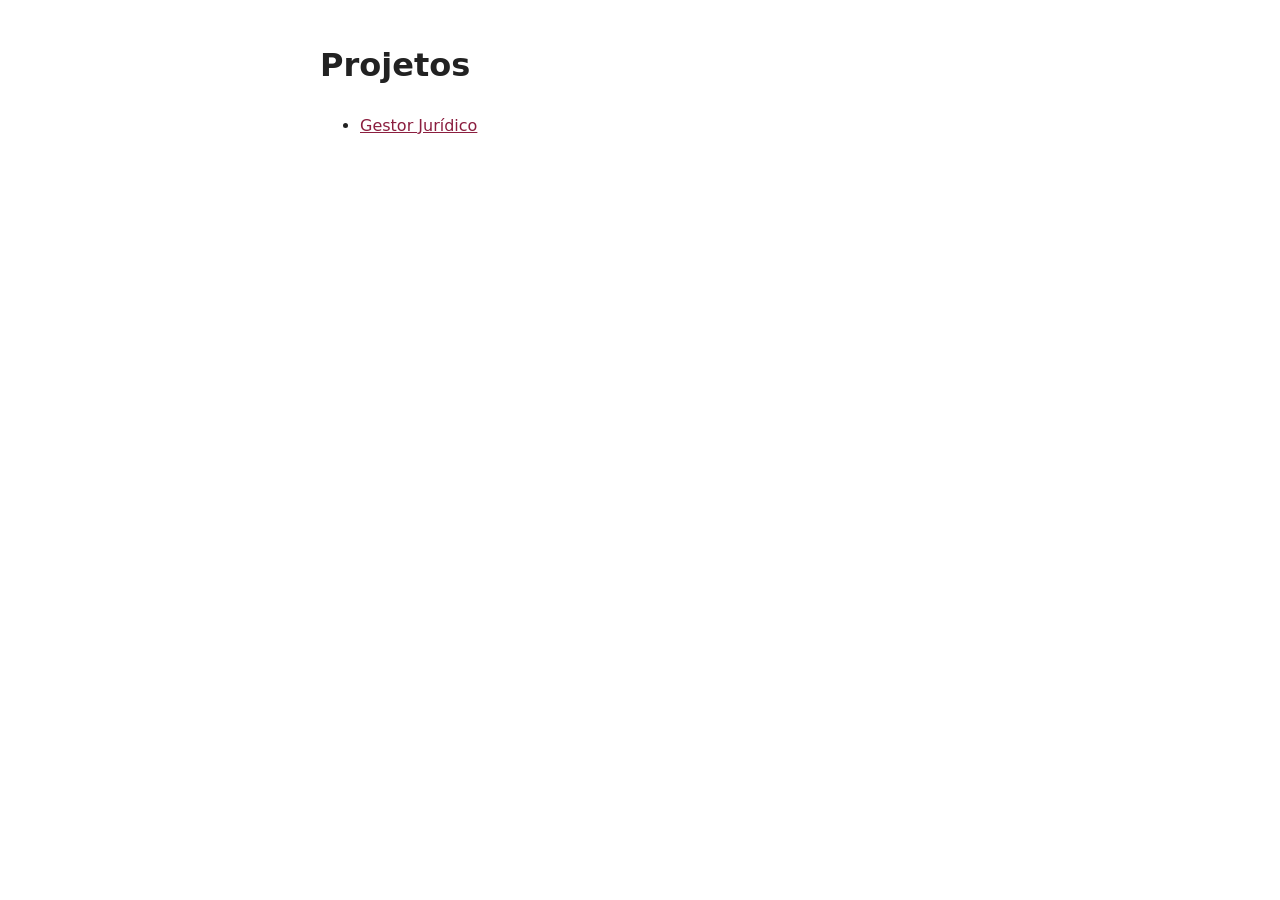
<file: index.html>
<!doctype html>
<html lang="pt-BR"><head><meta charset="utf-8"><meta name="viewport" content="width=device-width,initial-scale=1">
<title>Projetos</title><style>body{font:16px/1.6 system-ui,sans-serif;max-width:640px;margin:40px auto;padding:0 16px;background:#fff;color:#222}a{color:#8b1e3f}</style></head><body>
<h1>Projetos</h1><ul><li><a href="gestor-juridico/">Gestor Jurídico</a></li></ul>
</body></html>
</file>
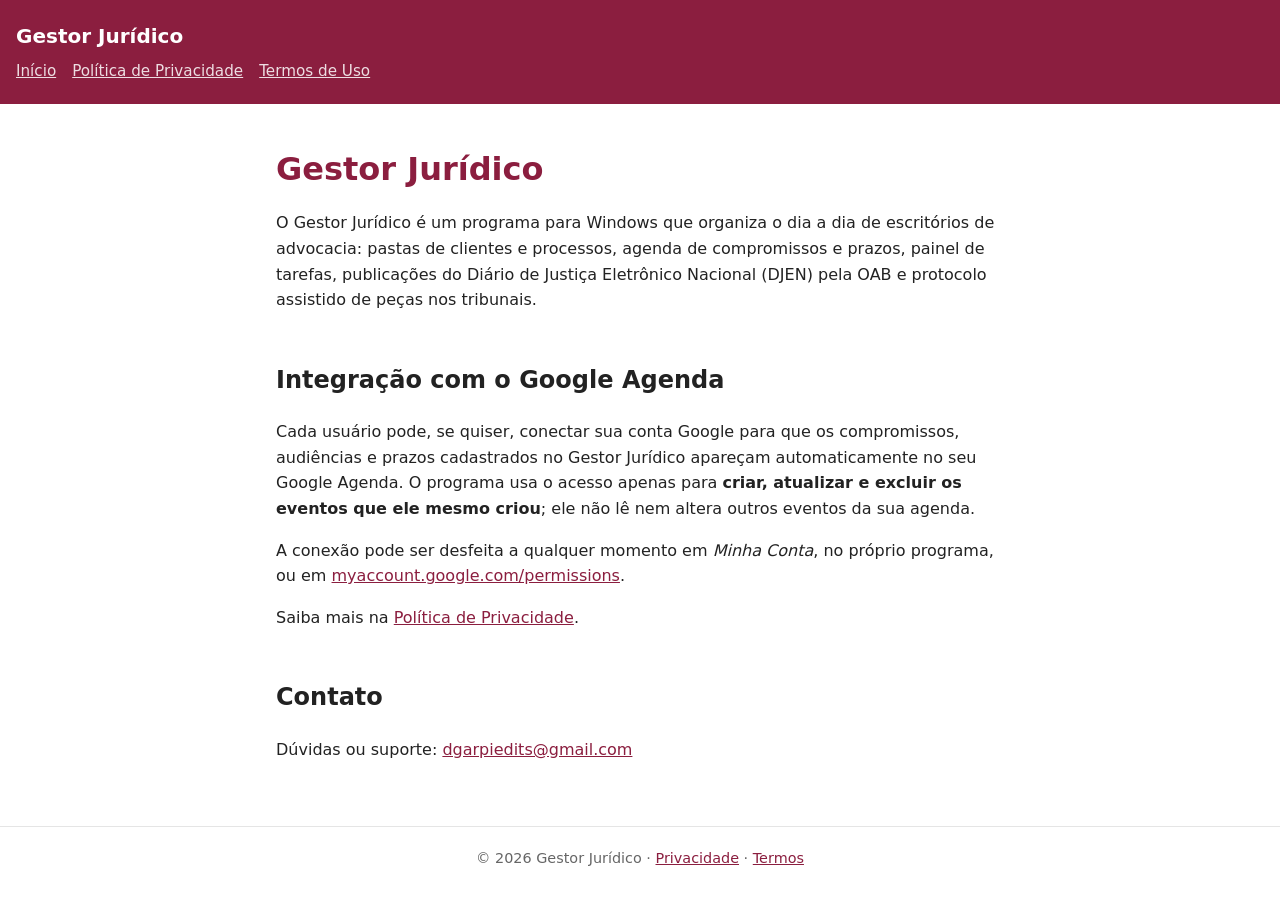
<file: gestor-juridico/index.html>
<!doctype html>
<html lang="pt-BR"><head><meta charset="utf-8"><meta name="viewport" content="width=device-width,initial-scale=1">
<title>Gestor Jurídico</title><meta name="description" content="Software para escritórios de advocacia: agenda, prazos, processos e publicações.">
<link rel="stylesheet" href="estilo.css"></head><body>
<header><a href="./">Gestor Jurídico</a><nav><a href="./">Início</a><a href="privacidade.html">Política de Privacidade</a><a href="termos.html">Termos de Uso</a></nav></header>
<main>
<h1>Gestor Jurídico</h1>
<p>O Gestor Jurídico é um programa para Windows que organiza o dia a dia de escritórios de advocacia: pastas de clientes e processos, agenda de compromissos e prazos, painel de tarefas, publicações do Diário de Justiça Eletrônico Nacional (DJEN) pela OAB e protocolo assistido de peças nos tribunais.</p>
<h2>Integração com o Google Agenda</h2>
<p>Cada usuário pode, se quiser, conectar sua conta Google para que os compromissos, audiências e prazos cadastrados no Gestor Jurídico apareçam automaticamente no seu Google Agenda. O programa usa o acesso apenas para <strong>criar, atualizar e excluir os eventos que ele mesmo criou</strong>; ele não lê nem altera outros eventos da sua agenda.</p>
<p>A conexão pode ser desfeita a qualquer momento em <em>Minha Conta</em>, no próprio programa, ou em <a href="https://myaccount.google.com/permissions">myaccount.google.com/permissions</a>.</p>
<p>Saiba mais na <a href="privacidade.html">Política de Privacidade</a>.</p>
<h2>Contato</h2>
<p>Dúvidas ou suporte: <a href="mailto:dgarpiedits@gmail.com">dgarpiedits@gmail.com</a></p>
</main>
<footer>© 2026 Gestor Jurídico · <a href="privacidade.html">Privacidade</a> · <a href="termos.html">Termos</a></footer>
</body></html>
</file>
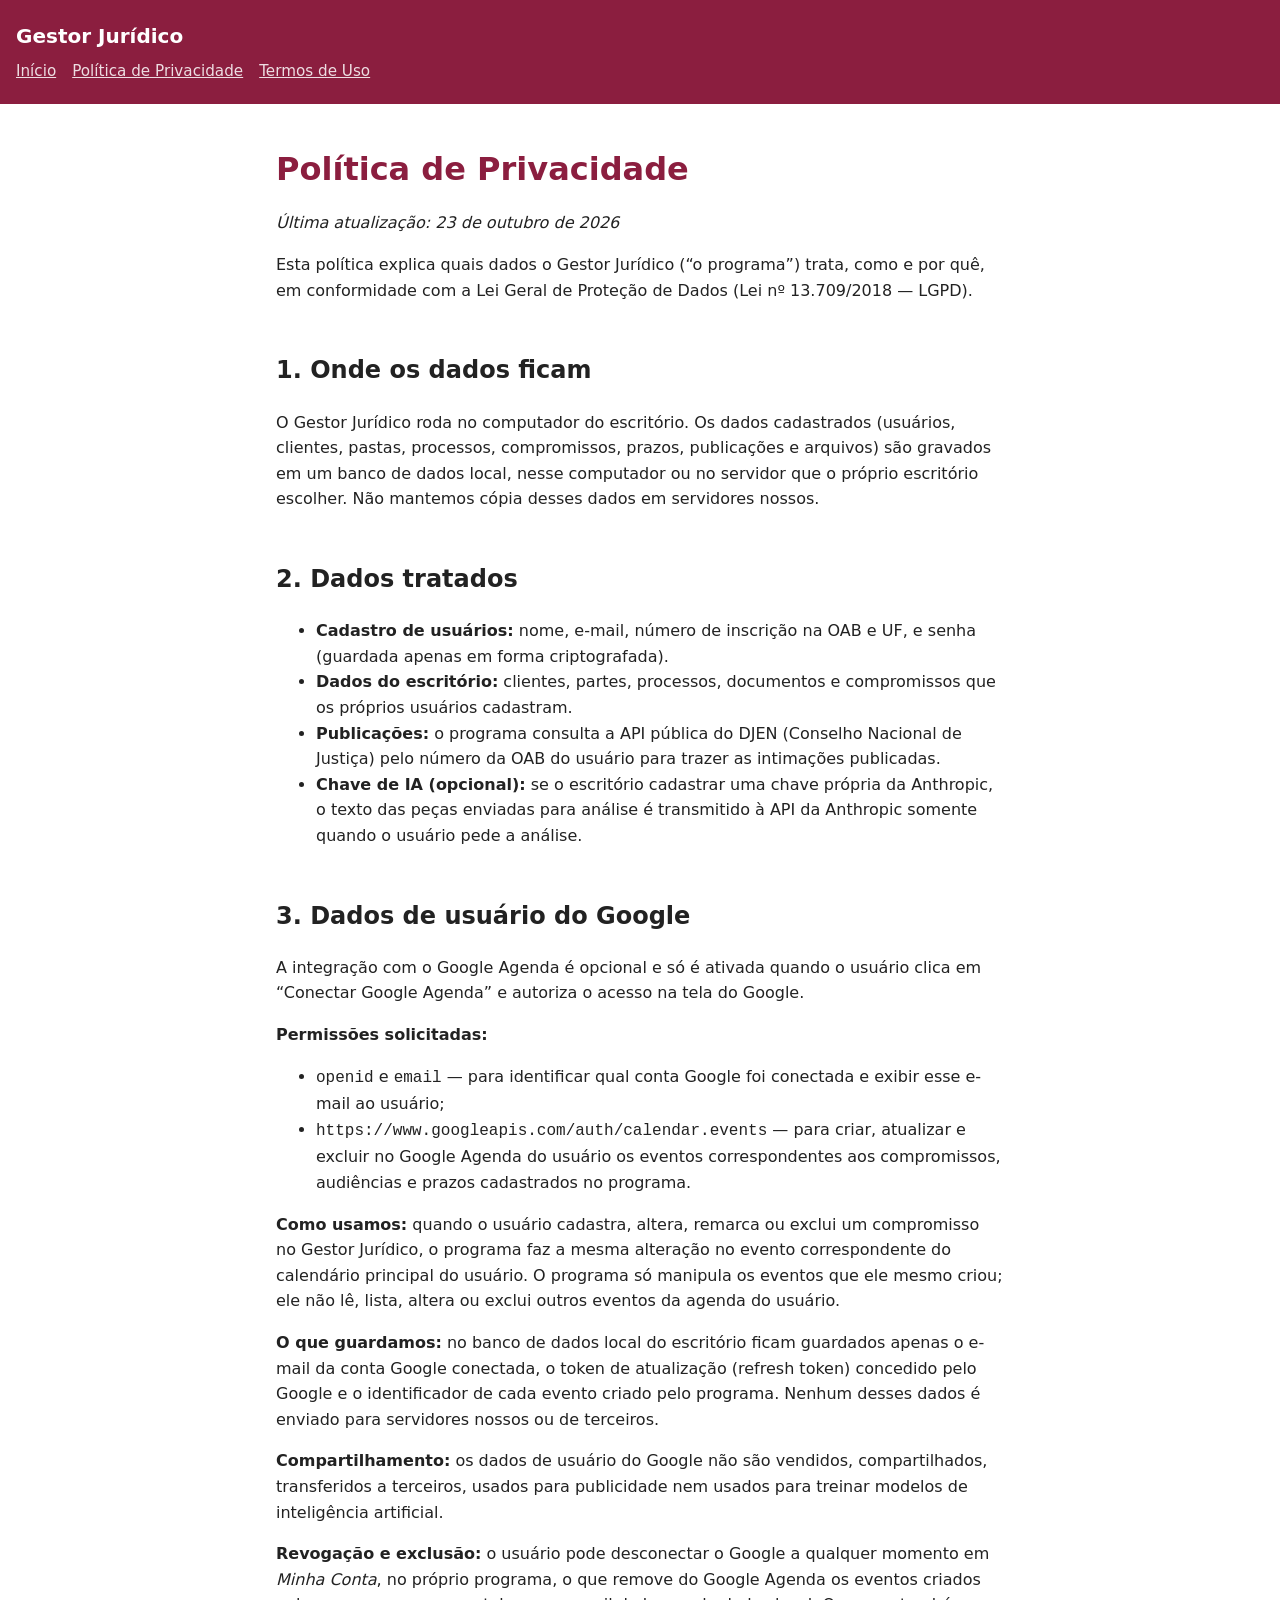
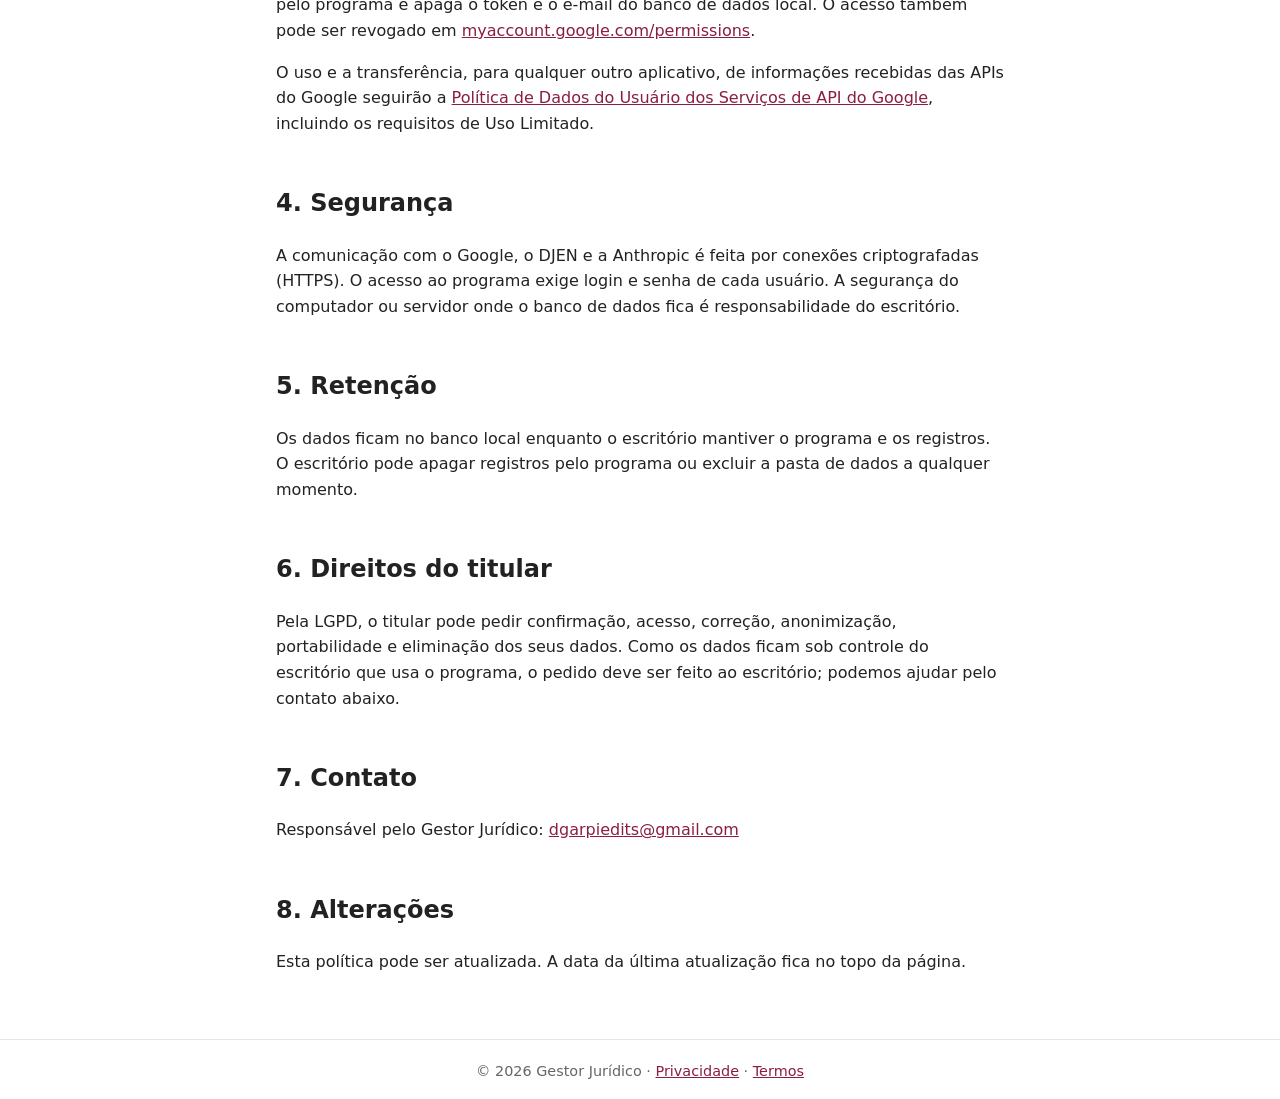
<file: gestor-juridico/privacidade.html>
<!doctype html>
<html lang="pt-BR"><head><meta charset="utf-8"><meta name="viewport" content="width=device-width,initial-scale=1">
<title>Política de Privacidade — Gestor Jurídico</title><link rel="stylesheet" href="estilo.css"></head><body>
<header><a href="./">Gestor Jurídico</a><nav><a href="./">Início</a><a href="privacidade.html">Política de Privacidade</a><a href="termos.html">Termos de Uso</a></nav></header>
<main>
<h1>Política de Privacidade</h1>
<p><em>Última atualização: 23 de outubro de 2026</em></p>
<p>Esta política explica quais dados o Gestor Jurídico (“o programa”) trata, como e por quê, em conformidade com a Lei Geral de Proteção de Dados (Lei nº 13.709/2018 — LGPD).</p>

<h2>1. Onde os dados ficam</h2>
<p>O Gestor Jurídico roda no computador do escritório. Os dados cadastrados (usuários, clientes, pastas, processos, compromissos, prazos, publicações e arquivos) são gravados em um banco de dados local, nesse computador ou no servidor que o próprio escritório escolher. Não mantemos cópia desses dados em servidores nossos.</p>

<h2>2. Dados tratados</h2>
<ul>
<li><strong>Cadastro de usuários:</strong> nome, e-mail, número de inscrição na OAB e UF, e senha (guardada apenas em forma criptografada).</li>
<li><strong>Dados do escritório:</strong> clientes, partes, processos, documentos e compromissos que os próprios usuários cadastram.</li>
<li><strong>Publicações:</strong> o programa consulta a API pública do DJEN (Conselho Nacional de Justiça) pelo número da OAB do usuário para trazer as intimações publicadas.</li>
<li><strong>Chave de IA (opcional):</strong> se o escritório cadastrar uma chave própria da Anthropic, o texto das peças enviadas para análise é transmitido à API da Anthropic somente quando o usuário pede a análise.</li>
</ul>

<h2>3. Dados de usuário do Google</h2>
<p>A integração com o Google Agenda é opcional e só é ativada quando o usuário clica em “Conectar Google Agenda” e autoriza o acesso na tela do Google.</p>
<p><strong>Permissões solicitadas:</strong></p>
<ul>
<li><code>openid</code> e <code>email</code> — para identificar qual conta Google foi conectada e exibir esse e-mail ao usuário;</li>
<li><code>https://www.googleapis.com/auth/calendar.events</code> — para criar, atualizar e excluir no Google Agenda do usuário os eventos correspondentes aos compromissos, audiências e prazos cadastrados no programa.</li>
</ul>
<p><strong>Como usamos:</strong> quando o usuário cadastra, altera, remarca ou exclui um compromisso no Gestor Jurídico, o programa faz a mesma alteração no evento correspondente do calendário principal do usuário. O programa só manipula os eventos que ele mesmo criou; ele não lê, lista, altera ou exclui outros eventos da agenda do usuário.</p>
<p><strong>O que guardamos:</strong> no banco de dados local do escritório ficam guardados apenas o e-mail da conta Google conectada, o token de atualização (refresh token) concedido pelo Google e o identificador de cada evento criado pelo programa. Nenhum desses dados é enviado para servidores nossos ou de terceiros.</p>
<p><strong>Compartilhamento:</strong> os dados de usuário do Google não são vendidos, compartilhados, transferidos a terceiros, usados para publicidade nem usados para treinar modelos de inteligência artificial.</p>
<p><strong>Revogação e exclusão:</strong> o usuário pode desconectar o Google a qualquer momento em <em>Minha Conta</em>, no próprio programa, o que remove do Google Agenda os eventos criados pelo programa e apaga o token e o e-mail do banco de dados local. O acesso também pode ser revogado em <a href="https://myaccount.google.com/permissions">myaccount.google.com/permissions</a>.</p>
<p>O uso e a transferência, para qualquer outro aplicativo, de informações recebidas das APIs do Google seguirão a <a href="https://developers.google.com/terms/api-services-user-data-policy">Política de Dados do Usuário dos Serviços de API do Google</a>, incluindo os requisitos de Uso Limitado.</p>

<h2>4. Segurança</h2>
<p>A comunicação com o Google, o DJEN e a Anthropic é feita por conexões criptografadas (HTTPS). O acesso ao programa exige login e senha de cada usuário. A segurança do computador ou servidor onde o banco de dados fica é responsabilidade do escritório.</p>

<h2>5. Retenção</h2>
<p>Os dados ficam no banco local enquanto o escritório mantiver o programa e os registros. O escritório pode apagar registros pelo programa ou excluir a pasta de dados a qualquer momento.</p>

<h2>6. Direitos do titular</h2>
<p>Pela LGPD, o titular pode pedir confirmação, acesso, correção, anonimização, portabilidade e eliminação dos seus dados. Como os dados ficam sob controle do escritório que usa o programa, o pedido deve ser feito ao escritório; podemos ajudar pelo contato abaixo.</p>

<h2>7. Contato</h2>
<p>Responsável pelo Gestor Jurídico: <a href="mailto:dgarpiedits@gmail.com">dgarpiedits@gmail.com</a></p>

<h2>8. Alterações</h2>
<p>Esta política pode ser atualizada. A data da última atualização fica no topo da página.</p>
</main>
<footer>© 2026 Gestor Jurídico · <a href="privacidade.html">Privacidade</a> · <a href="termos.html">Termos</a></footer>
</body></html>
</file>
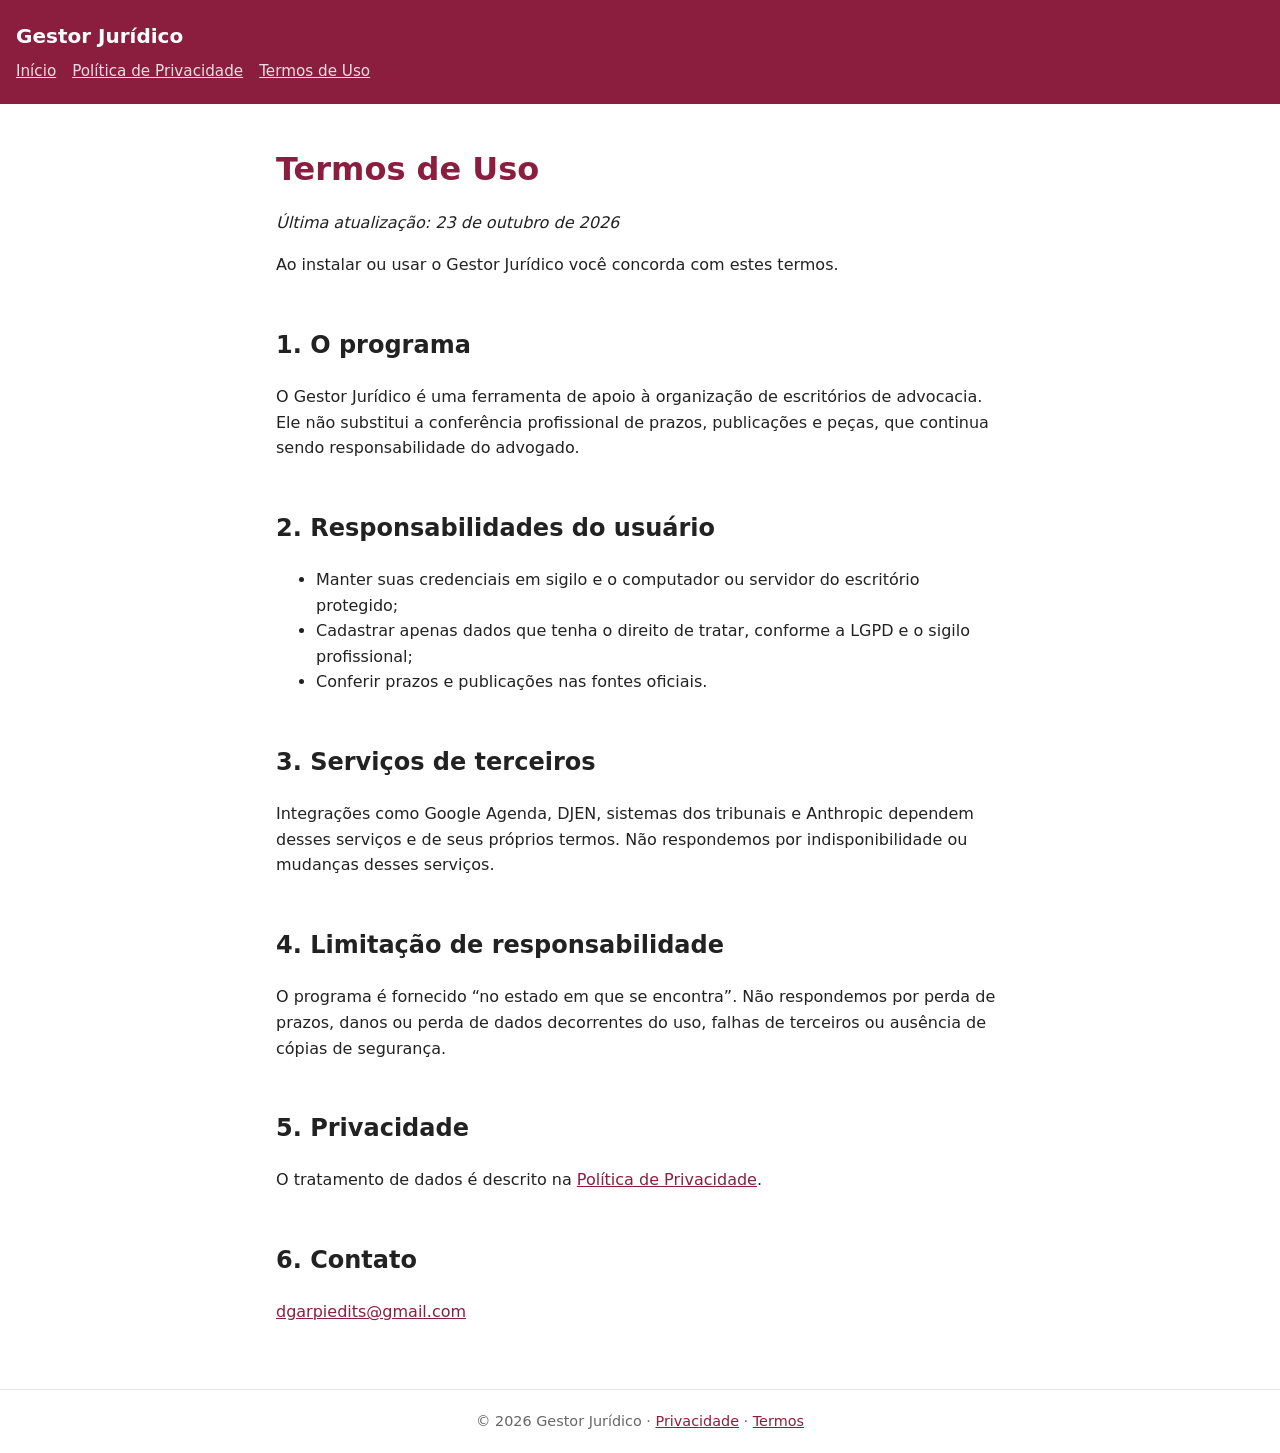
<file: gestor-juridico/termos.html>
<!doctype html>
<html lang="pt-BR"><head><meta charset="utf-8"><meta name="viewport" content="width=device-width,initial-scale=1">
<title>Termos de Uso — Gestor Jurídico</title><link rel="stylesheet" href="estilo.css"></head><body>
<header><a href="./">Gestor Jurídico</a><nav><a href="./">Início</a><a href="privacidade.html">Política de Privacidade</a><a href="termos.html">Termos de Uso</a></nav></header>
<main>
<h1>Termos de Uso</h1>
<p><em>Última atualização: 23 de outubro de 2026</em></p>
<p>Ao instalar ou usar o Gestor Jurídico você concorda com estes termos.</p>
<h2>1. O programa</h2>
<p>O Gestor Jurídico é uma ferramenta de apoio à organização de escritórios de advocacia. Ele não substitui a conferência profissional de prazos, publicações e peças, que continua sendo responsabilidade do advogado.</p>
<h2>2. Responsabilidades do usuário</h2>
<ul>
<li>Manter suas credenciais em sigilo e o computador ou servidor do escritório protegido;</li>
<li>Cadastrar apenas dados que tenha o direito de tratar, conforme a LGPD e o sigilo profissional;</li>
<li>Conferir prazos e publicações nas fontes oficiais.</li>
</ul>
<h2>3. Serviços de terceiros</h2>
<p>Integrações como Google Agenda, DJEN, sistemas dos tribunais e Anthropic dependem desses serviços e de seus próprios termos. Não respondemos por indisponibilidade ou mudanças desses serviços.</p>
<h2>4. Limitação de responsabilidade</h2>
<p>O programa é fornecido “no estado em que se encontra”. Não respondemos por perda de prazos, danos ou perda de dados decorrentes do uso, falhas de terceiros ou ausência de cópias de segurança.</p>
<h2>5. Privacidade</h2>
<p>O tratamento de dados é descrito na <a href="privacidade.html">Política de Privacidade</a>.</p>
<h2>6. Contato</h2>
<p><a href="mailto:dgarpiedits@gmail.com">dgarpiedits@gmail.com</a></p>
</main>
<footer>© 2026 Gestor Jurídico · <a href="privacidade.html">Privacidade</a> · <a href="termos.html">Termos</a></footer>
</body></html>
</file>
<file: gestor-juridico/estilo.css>
:root{--vinho:#8b1e3f;--texto:#222;--fundo:#fff;--suave:#666;--linha:#e5e5e5}
@media (prefers-color-scheme:dark){:root{--texto:#eee;--fundo:#151515;--suave:#aaa;--linha:#333;--vinho:#e07a98}}
*{box-sizing:border-box}
body{margin:0;font:16px/1.6 system-ui,"Segoe UI",Roboto,sans-serif;color:var(--texto);background:var(--fundo)}
header{background:#8b1e3f;color:#fff;padding:20px 16px}
header>a{color:#fff;text-decoration:none;font-weight:700;font-size:1.25rem}
nav{margin-top:6px}nav a{color:#fff;opacity:.85;margin-right:16px;font-size:.95rem}
main{max-width:760px;margin:0 auto;padding:24px 16px 48px}
h1{color:var(--vinho);line-height:1.25}h2{margin-top:2em}
a{color:var(--vinho)}code{overflow-wrap:anywhere}
footer{border-top:1px solid var(--linha);color:var(--suave);font-size:.9rem;text-align:center;padding:20px 16px}
</file>
